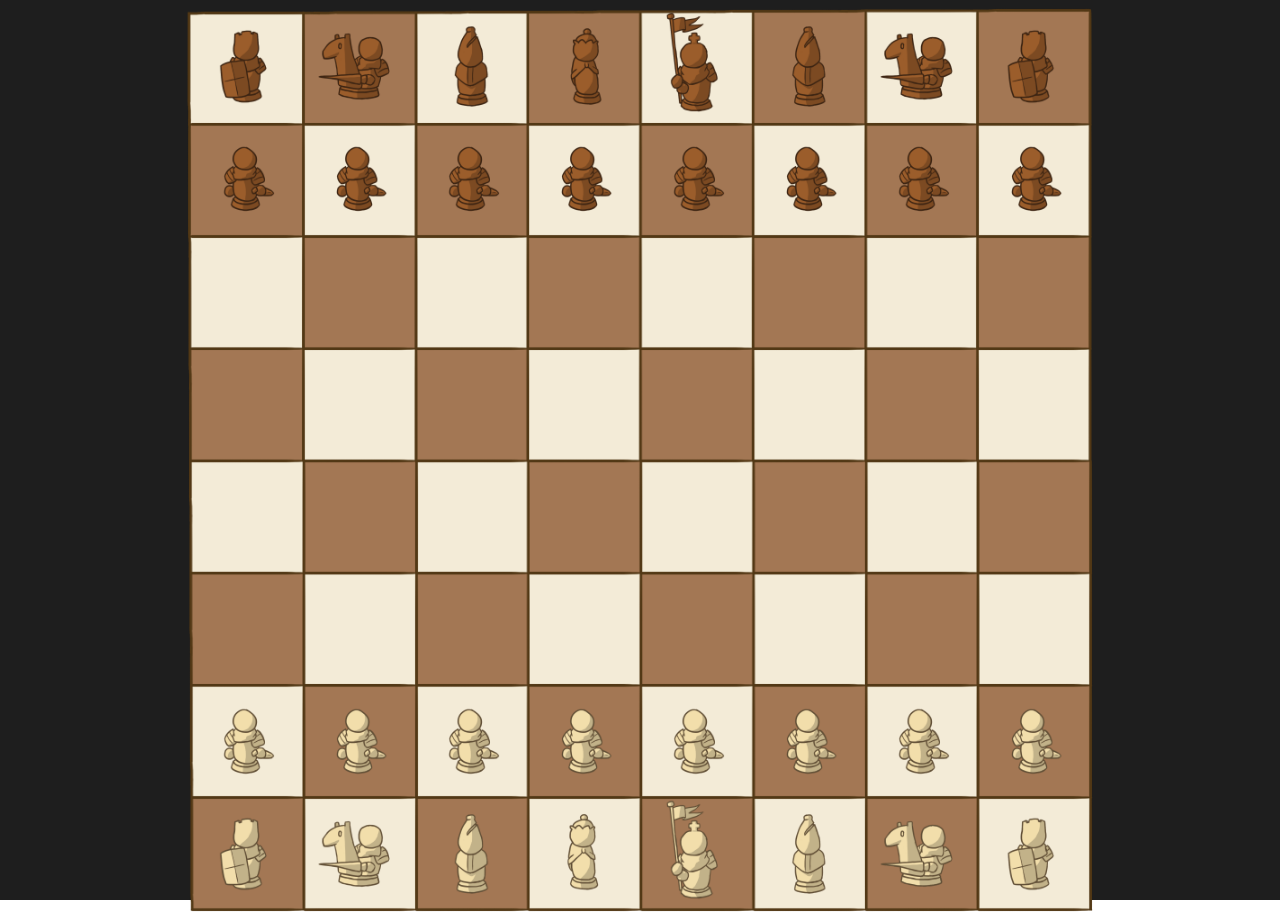
<file: 5. Chess/index.html>
<!doctype html>
<html lang="en">

<head>
    <!-- Required meta tags -->
    <meta charset="utf-8">
    <meta name="viewport" content="width=device-width, initial-scale=1">

    <!-- Bootstrap CSS -->
    <link href="https://cdn.jsdelivr.net/npm/bootstrap@5.1.1/dist/css/bootstrap.min.css" rel="stylesheet"
        integrity="sha384-F3w7mX95PdgyTmZZMECAngseQB83DfGTowi0iMjiWaeVhAn4FJkqJByhZMI3AhiU" crossorigin="anonymous">
    <link rel="stylesheet" href="./style.css">
    <title>Chess Game</title>
</head>

<body>

    <div id="description"></div>

    <div id="gameWindow" class="d-flex row">
        <div class="col-lg-8 board">
            <!-- white -->
            <div class="piece" id="wp1">
                <img src="./Assets/chess-pawn-white.png" class="piece-item" alt="">
            </div>
            <div class="piece" id="wp2">
                <img src="./Assets/chess-pawn-white.png" class="piece-item" alt="">
            </div>
            <div class="piece" id="wp3">
                <img src="./Assets/chess-pawn-white.png" class="piece-item" alt="">
            </div>
            <div class="piece" id="wp4">
                <img src="./Assets/chess-pawn-white.png" class="piece-item" alt="">
            </div>
            <div class="piece" id="wp5">
                <img src="./Assets/chess-pawn-white.png" class="piece-item" alt="">
            </div>
            <div class="piece" id="wp6">
                <img src="./Assets/chess-pawn-white.png" class="piece-item" alt="">
            </div>
            <div class="piece" id="wp7">
                <img src="./Assets/chess-pawn-white.png" class="piece-item" alt="">
            </div>
            <div class="piece" id="wp8">
                <img src="./Assets/chess-pawn-white.png" class="piece-item" alt="">
            </div>
            <div class="piece" id="wb1">
                <img src="./Assets/chess-bishop-white.png" class="piece-item" alt="">
            </div>
            <div class="piece" id="wb2">
                <img src="./Assets/chess-bishop-white.png" class="piece-item" alt="">
            </div>
            <div class="piece" id="wr1">
                <img src="./Assets/chess-rook-white.png" class="piece-item" alt="">
            </div>
            <div class="piece" id="wr2">
                <img src="./Assets/chess-rook-white.png" class="piece-item" alt="">
            </div>
            <div class="piece" id="wk1">
                <img src="./Assets/chess-knight-white.png" class="piece-item" alt="">
            </div>
            <div class="piece" id="wk2">
                <img src="./Assets/chess-knight-white.png" class="piece-item" alt="">
            </div>
            <div class="piece" id="wqueen">
                <img src="./Assets/chess-queen-white.png" class="piece-item" alt="">
            </div>
            <div class="piece" id="wking">
                <img src="./Assets/chess-king-white.png" class="piece-item" alt="">
            </div>


            <!-- black -->
            <div class="piece" id="bp1">
                <img src="./Assets/chess-pawn-black.png" class="piece-item" alt="">
            </div>
            <div class="piece" id="bp2">
                <img src="./Assets/chess-pawn-black.png" class="piece-item" alt="">
            </div>
            <div class="piece" id="bp3">
                <img src="./Assets/chess-pawn-black.png" class="piece-item" alt="">
            </div>
            <div class="piece" id="bp4">
                <img src="./Assets/chess-pawn-black.png" class="piece-item" alt="">
            </div>
            <div class="piece" id="bp5">
                <img src="./Assets/chess-pawn-black.png" class="piece-item" alt="">
            </div>
            <div class="piece" id="bp6">
                <img src="./Assets/chess-pawn-black.png" class="piece-item" alt="">
            </div>
            <div class="piece" id="bp7">
                <img src="./Assets/chess-pawn-black.png" class="piece-item" alt="">
            </div>
            <div class="piece" id="bp8">
                <img src="./Assets/chess-pawn-black.png" class="piece-item" alt="">
            </div>
            <div class="piece" id="bb1">
                <img src="./Assets/chess-bishop-black.png" class="piece-item" alt="">
            </div>
            <div class="piece" id="bb2">
                <img src="./Assets/chess-bishop-black.png" class="piece-item" alt="">
            </div>
            <div class="piece" id="br1">
                <img src="./Assets/chess-rook-black.png" class="piece-item" alt="">
            </div>
            <div class="piece" id="br2">
                <img src="./Assets/chess-rook-black.png" class="piece-item" alt="">
            </div>
            <div class="piece" id="bk1">
                <img src="./Assets/chess-knight-black.png" class="piece-item" alt="">
            </div>
            <div class="piece" id="bk2">
                <img src="./Assets/chess-knight-black.png" class="piece-item" alt="">
            </div>
            <div class="piece" id="bqueen">
                <img src="./Assets/chess-queen-black.png" class="piece-item" alt="">
            </div>
            <div class="piece" id="bking">
                <img src="./Assets/chess-king-black.png" class="piece-item" alt="">
            </div>

        </div>
        <!-- <div class="col-lg-4 d-flex flex-lg-col">
            <div class="chatWindow bg-dark m-2"></div>
            <div class="chatWindow bg-dark m-2"></div>
        </div> -->
    </div>

    <script src="https://cdn.jsdelivr.net/npm/bootstrap@5.1.1/dist/js/bootstrap.bundle.min.js"
        integrity="sha384-/bQdsTh/da6pkI1MST/rWKFNjaCP5gBSY4sEBT38Q/9RBh9AH40zEOg7Hlq2THRZ"
        crossorigin="anonymous"></script>
    <script src="./app.js"></script>
</body>

</html>
</file>
<file: 5. Chess/style.css>
* {
    box-sizing: border-box;
    margin: 0;
    padding: 0;
}

#gameWindow {
    width: 100vw;
    height: 100vh;
    margin: 0;
    padding: 0;

    background: rgb(30, 30, 30);
}

.chatWindow {
    width: 100%;
    height: 400px;
}

.board {
    height: 920px;
    width: 920px;

    margin: auto;
    padding: 0;
    border: none;
    position: relative;

    background: url(./Assets/board.png);
    background-position: center;
    background-size: cover;
}


.piece {
    height: calc(900px/8);
    width: calc(900px/8);

    position: absolute;
    cursor: pointer;

    top: 10px;
    left: 10px;
}

.piece-item {
    height: 100%;
}

.selected {
    box-shadow: 2px 2px 20px 2px greenyellow,
                2px 2px 2px 2px greenyellow;
}
</file>
